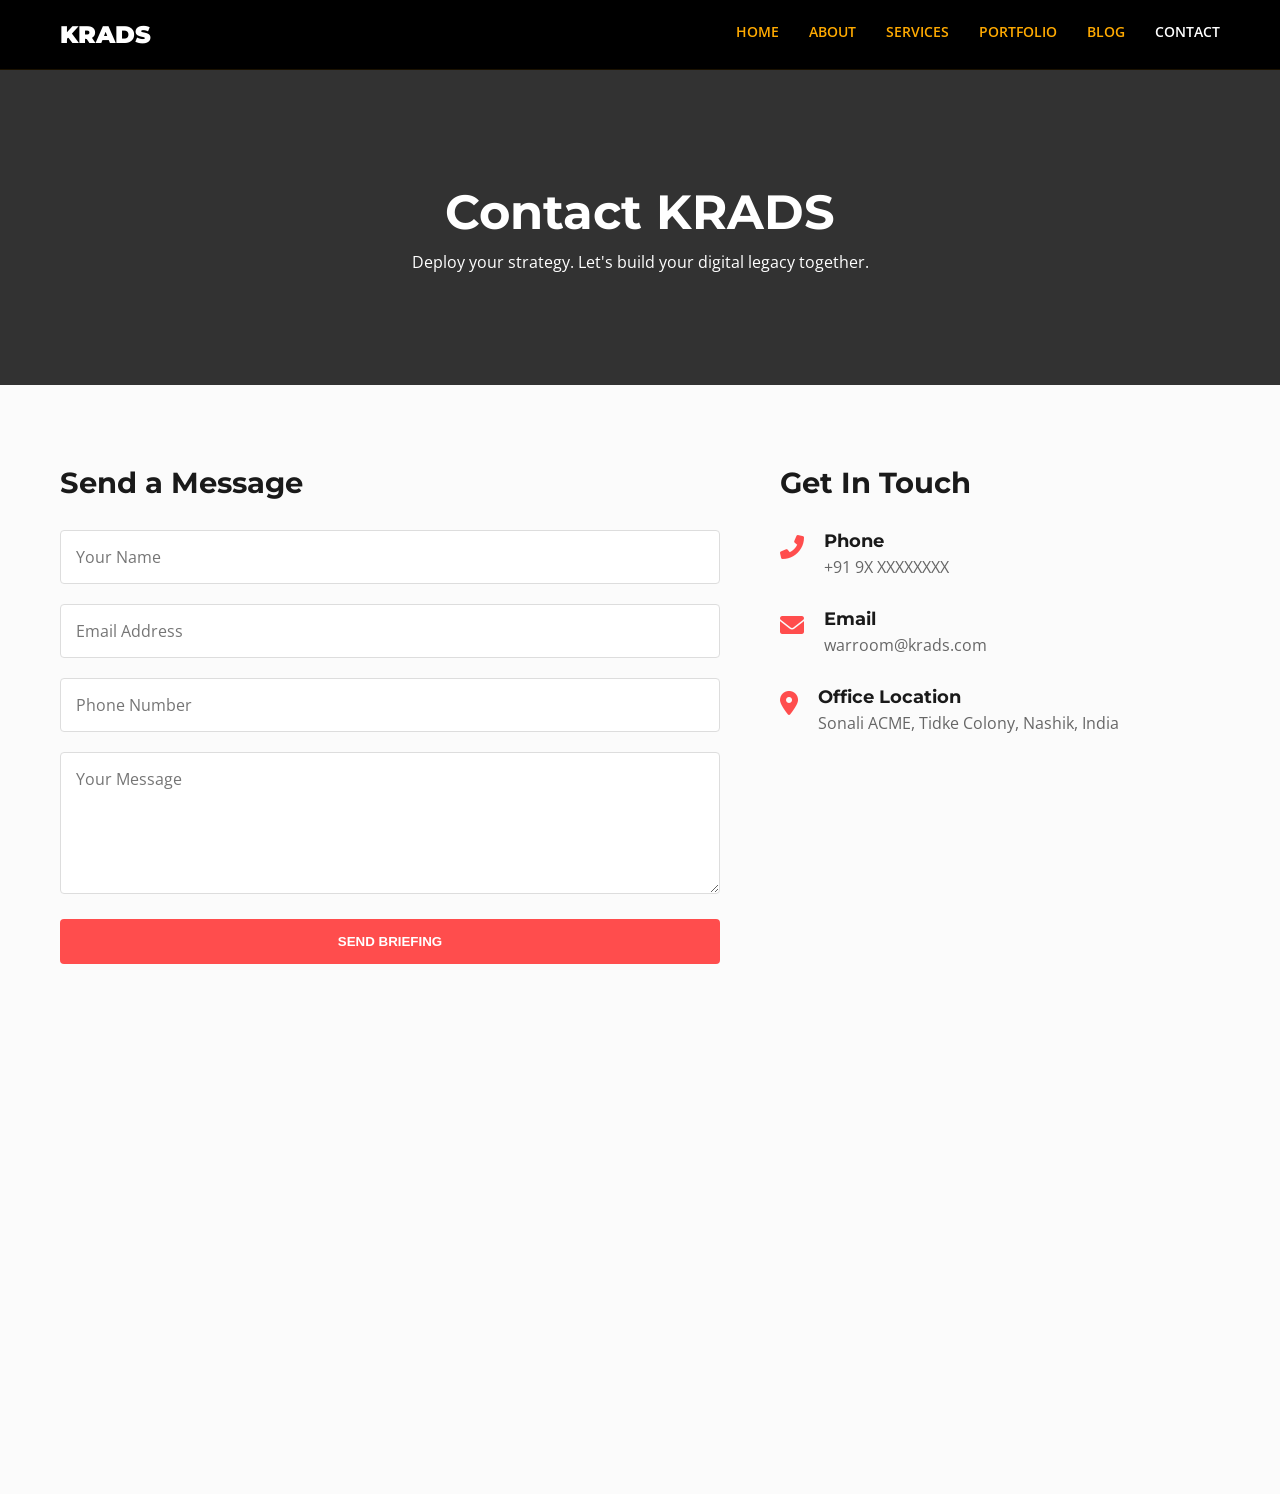
<file: contact.html>
<!DOCTYPE html>
<html lang="en">
<head>
    <meta charset="UTF-8">
    <meta name="viewport" content="width=device-width, initial-scale=1.0">
    <title>Contact KRADS | Join the Digital Kurukshetra</title>
    <link rel="stylesheet" href="contact.css">
    <link href="https://fonts.googleapis.com/css2?family=Montserrat:wght@700;900&family=Open+Sans:wght@400;600&display=swap" rel="stylesheet">
    <link rel="stylesheet" href="https://cdnjs.cloudflare.com/ajax/libs/font-awesome/6.0.0/css/all.min.css">
</head>
<body>

    <nav class="navbar">
        <div class="nav-container">
            <div class="logo"><a href="index.html">KRADS</a></div>
            <ul class="menu">
                <li><a href="index.html">Home</a></li>
                <li><a href="about.html">About</a></li>
                <li><a href="services.html">Services</a></li>
                <li><a href="portfolio.html">Portfolio</a></li>
                <li><a href="blog.html">Blog</a></li>
                <li><a href="contact.html" class="active">Contact</a></li>
            </ul>
        </div>
    </nav>

    <header class="contact-hero">
        <div class="overlay"></div>
        <div class="hero-content">
            <h1>Contact KRADS</h1>
            <p>Deploy your strategy. Let's build your digital legacy together.</p>
        </div>
    </header>

    <section class="contact-main">
        <div class="container">
            <div class="contact-grid">
                
                <div class="contact-form-container">
                    <h2>Send a Message</h2>
                    <form class="contact-form">
                        <div class="input-group">
                            <input type="text" placeholder="Your Name" required>
                        </div>
                        <div class="input-group">
                            <input type="email" placeholder="Email Address" required>
                        </div>
                        <div class="input-group">
                            <input type="tel" placeholder="Phone Number">
                        </div>
                        <div class="input-group">
                            <textarea placeholder="Your Message" rows="5" required></textarea>
                        </div>
                        <button type="submit" class="submit-btn">Send Briefing</button>
                    </form>
                </div>

                <div class="contact-info">
                    <h2>Get In Touch</h2>
                    <div class="info-item">
                        <i class="fas fa-phone-alt"></i>
                        <div>
                            <h3>Phone</h3>
                            <p>+91 9X XXXXXXXX</p>
                        </div>
                    </div>
                    <div class="info-item">
                        <i class="fas fa-envelope"></i>
                        <div>
                            <h3>Email</h3>
                            <p>warroom@krads.com</p>
                        </div>
                    </div>
                    <div class="info-item">
                        <i class="fas fa-map-marker-alt"></i>
                        <div>
                            <h3>Office Location</h3>
                            <p>Sonali ACME, Tidke Colony, Nashik, India</p>
                        </div>
                    </div>
                </div>

            </div>
        </div>
    </section>

    <section class="map-section">
        <iframe src="https://www.google.com/maps/embed?pb=!1m18!1m12!1m3!1d224345.8392319277!2d77.0688975472!3d28.5272131!2m3!1f0!2f0!3f0!3m2!1i1024!2i768!4f13.1!3m3!1m2!1s0x390cfd5b34766247%3A0x53d05e8301af7647!2sDelhi!5e0!3m2!1sen!2sin!4v1700000000000" width="100%" height="450" style="border:0;" allowfullscreen="" loading="lazy"></iframe> 
            <!-- <iframe src="https://share.google/joLZ0D81tDraBRmER" width="100%" height="450" style="border:0;" allowfullscreen="" loading="lazy"></iframe>  -->

    </section>

</body>
</html>
</file>
<file: contact.css>
/* Core Resets */
* { margin: 0; padding: 0; box-sizing: border-box; }
body { font-family: 'Open Sans', sans-serif; background-color: #fbfbfb; color: #1a1a1a; }

/* Navbar Setup */
.navbar { background-color: #000; padding: 20px 0; border-bottom: 1px solid rgba(255, 170, 0, 0.1); }
.nav-container { max-width: 1200px; margin: 0 auto; display: flex; justify-content: space-between; padding: 0 20px; }
.logo a { color: #fff; font-family: 'Montserrat', sans-serif; font-weight: 900; text-decoration: none; font-size: 24px; }
.menu { display: flex; list-style: none; gap: 30px; }
.menu li a { color: #ffaa00; text-decoration: none; font-size: 14px; font-weight: 600; text-transform: uppercase; }
.menu li a.active { color: #fff; }

/* Hero Section */
.contact-hero {
    height: 35vh;
    background: url('https://images.pexels.com/photos/3182812/pexels-photo-3182812.jpeg') center/cover;
    display: flex; align-items: center; justify-content: center; position: relative; color: #fff;
}
.overlay { position: absolute; top: 0; left: 0; width: 100%; height: 100%; background: rgba(0,0,0,0.8); }
.hero-content { position: relative; z-index: 2; text-align: center; }
.hero-content h1 { font-family: 'Montserrat', sans-serif; font-size: 3rem; margin-bottom: 10px; }

/* Grid Layout */
.container { max-width: 1200px; margin: 0 auto; padding: 0 20px; }
.contact-main { padding: 80px 0; }
.contact-grid { display: grid; grid-template-columns: 1.5fr 1fr; gap: 60px; }

/* Form Styling */
.contact-form-container h2, .contact-info h2 { font-family: 'Montserrat', sans-serif; margin-bottom: 30px; font-size: 1.8rem; }
.contact-form { display: flex; flex-direction: column; gap: 20px; }
.input-group input, .input-group textarea {
    width: 100%; padding: 15px; border: 1px solid #ddd; border-radius: 4px; font-size: 1rem; font-family: inherit;
}
.input-group input:focus, .input-group textarea:focus { border-color: #ff4d4d; outline: none; }
.submit-btn {
    background-color: #ff4d4d; color: #fff; padding: 15px; border: none; border-radius: 4px;
    font-weight: 700; text-transform: uppercase; cursor: pointer; transition: 0.3s;
}
.submit-btn:hover { background-color: #000; box-shadow: 0 5px 15px rgba(255, 77, 77, 0.4); }

/* Info Column */
.info-item { display: flex; gap: 20px; margin-bottom: 30px; }
.info-item i { color: #ff4d4d; font-size: 1.5rem; margin-top: 5px; }
.info-item h3 { font-family: 'Montserrat', sans-serif; font-size: 1.1rem; margin-bottom: 5px; }
.info-item p { color: #666; }

/* Map */
.map-section { line-height: 0; }

/* Mobile Responsive */
@media (max-width: 992px) {
    .contact-grid { grid-template-columns: 1fr; }
}
</file>
